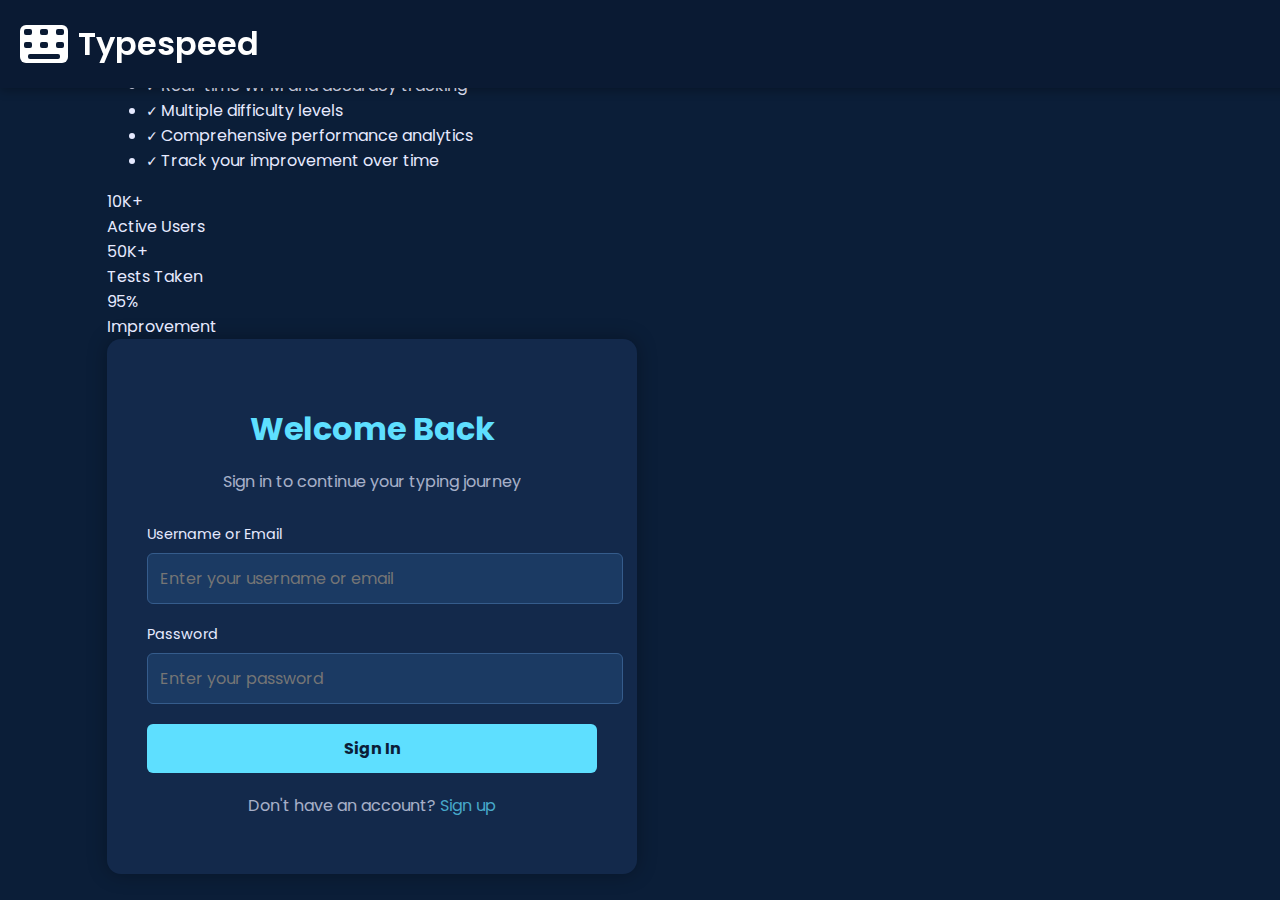
<file: src/main/resources/static/index.html>
<!DOCTYPE html>
<html lang="en">
<head>
    <meta charset="UTF-8" />
    <meta name="viewport" content="width=device-width, initial-scale=1.0"/>
    <title>Typing Speed Test - Typespeed</title>
    <link rel="stylesheet" href="style.css" />
    <style>
        .user-info {
            position: fixed;
            top: 15px;
            right: 20px;
            display: flex;
            align-items: center;
            gap: 15px;
            z-index: 1001;
        }
        .username-display {
            color: #5edfff;
            font-weight: 600;
        }
        .logout-btn {
            background: #ff5c5c;
            color: white;
            border: none;
            padding: 6px 12px;
            border-radius: 6px;
            cursor: pointer;
            font-family: 'Roboto Mono', monospace;
            transition: 0.3s;
        }
        .logout-btn:hover {
            background: #ff3d3d;
        }
        .stats-section {
            background: #1b3a63;
            padding: 20px;
            border-radius: 10px;
            margin-top: 20px;
        }
        .stats-header {
            font-size: 1.2rem;
            color: #5edfff;
            margin-bottom: 15px;
            text-align: center;
        }
        .best-scores {
            display: grid;
            grid-template-columns: repeat(auto-fit, minmax(200px, 1fr));
            gap: 15px;
            margin-top: 10px;
        }
        .score-card {
            background: #13294b;
            padding: 15px;
            border-radius: 8px;
            text-align: center;
        }
        .score-card h4 {
            color: #5edfff;
            margin-bottom: 10px;
            font-size: 0.9rem;
        }
        .score-card p {
            margin: 5px 0;
            font-size: 0.9rem;
        }
        .score-value {
            color: #5edfff;
            font-weight: 700;
            font-size: 1.5rem;
        }
    </style>
</head>
<body>
<header>
    <div class="keyboard-logo">
        <div class="key-row">
            <div class="key"></div><div class="key"></div><div class="key"></div>
        </div>
        <div class="key-row">
            <div class="key"></div><div class="key"></div><div class="key"></div>
        </div>
        <div class="spacebar"></div>
    </div>
    <h1>Typespeed</h1>
    <div class="user-info" id="user-info" style="display: none;">
        <span class="username-display" id="username-display"></span>
        <button class="logout-btn" onclick="logout()">Logout</button>
    </div>
</header>

<div class="container">
    <div class="settings">
        <div>
            <label for="difficulty">Difficulty:</label>
            <select id="difficulty">
                <option value="easy">Easy</option>
                <option value="medium" selected>Medium</option>
                <option value="hard">Hard</option>
            </select>
        </div>
        <div>
            <label for="time-select">Time:</label>
            <select id="time-select">
                <option value="30">30s</option>
                <option value="60" selected>60s</option>
                <option value="120">120s</option>
            </select>
        </div>
    </div>

    <div class="test-header">
        <div class="metric">
            <p>WPM</p>
            <span id="wpm">0</span>
        </div>
        <div class="metric">
            <p>Accuracy</p>
            <span id="accuracy">100%</span>
        </div>
        <div class="metric">
            <p>Time</p>
            <span id="time">60s</span>
        </div>
    </div>

    <div class="progress-bar">
        <div id="progress"></div>
    </div>

    <div class="typing-area" id="typing-text"></div>

    <input type="text" id="hidden-input" autofocus />

    <button id="reset-btn" title="Restart Test">⟳</button>

    <div class="stats-section" id="stats-section" style="display: none;">
        <div class="stats-header">Your Best Scores</div>
        <div class="best-scores" id="best-scores"></div>
    </div>
</div>

<script src="auth.js"></script>
<script src="script.js"></script>
<script>
    // Check authentication on page load
    window.addEventListener('DOMContentLoaded', () => {
        if (isAuthenticated()) {
            const user = getCurrentUser();
            document.getElementById('username-display').textContent = user.username;
            document.getElementById('user-info').style.display = 'flex';
            loadBestScores();
        } else {
            window.location.href = 'login.html';
        }
    });

    // Load and display best scores
    async function loadBestScores() {
        try {
            const scores = await getUserBestResults();
            const statsSection = document.getElementById('stats-section');
            const bestScoresDiv = document.getElementById('best-scores');

            if (scores && scores.length > 0) {
                statsSection.style.display = 'block';
                bestScoresDiv.innerHTML = scores.slice(0, 3).map(score => `
            <div class="score-card">
              <h4>${score.difficulty.toUpperCase()}</h4>
              <div class="score-value">${score.wpm} WPM</div>
              <p>Accuracy: ${score.accuracy.toFixed(0)}%</p>
              <p>${score.duration}s test</p>
            </div>
          `).join('');
            }
        } catch (error) {
            console.error('Failed to load best scores:', error);
        }
    }
</script>
</body>
</html>
</file>
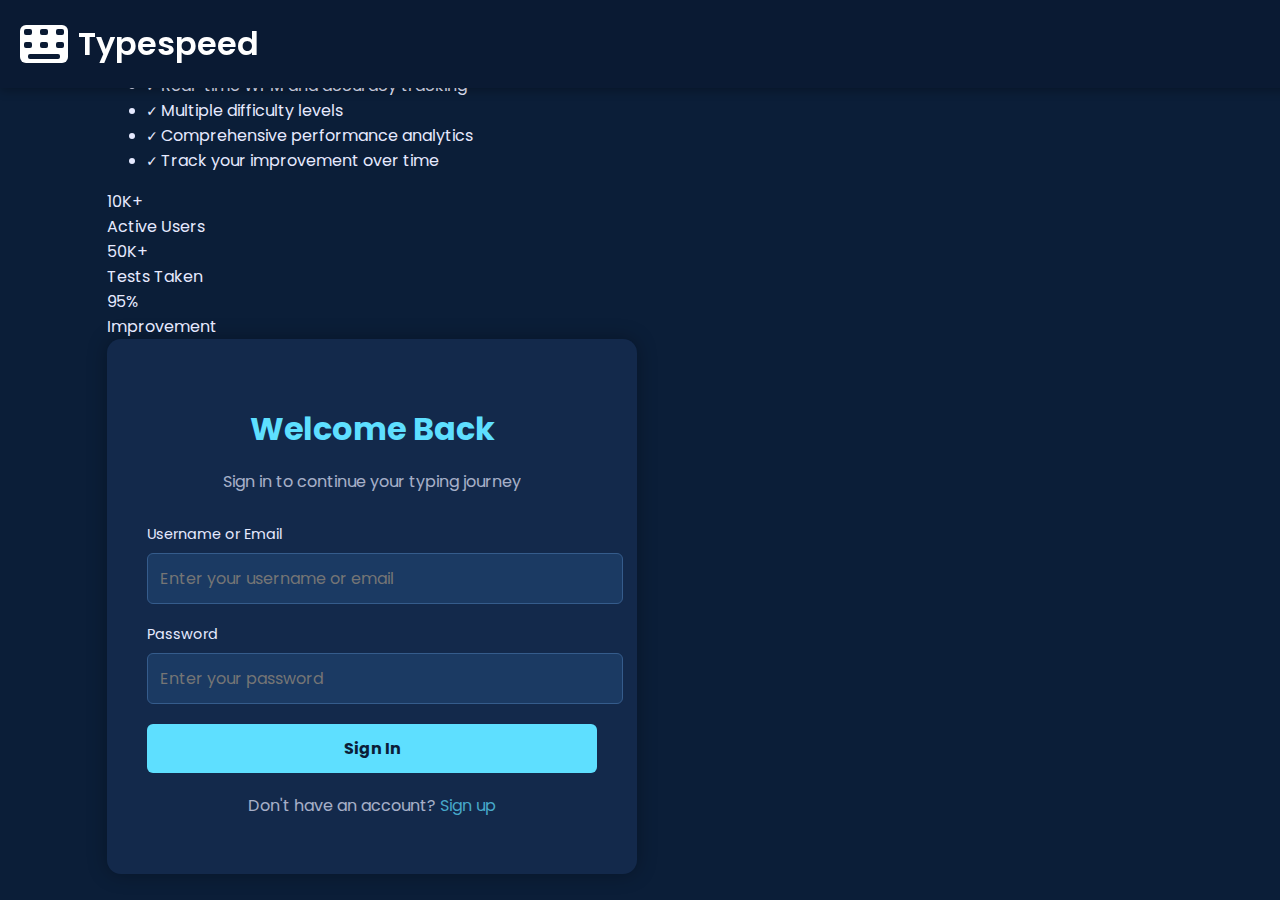
<file: src/main/resources/static/login.html>
<!DOCTYPE html>
<html lang="en">
<head>
    <meta charset="UTF-8" />
    <meta name="viewport" content="width=device-width, initial-scale=1.0"/>
    <title>Login - Typespeed</title>
    <link rel="stylesheet" href="login.css" />
</head>
<body>
<header>
    <div class="keyboard-logo">
        <div class="key-row">
            <div class="key"></div><div class="key"></div><div class="key"></div>
        </div>
        <div class="key-row">
            <div class="key"></div><div class="key"></div><div class="key"></div>
        </div>
        <div class="spacebar"></div>
    </div>
    <h1>Typespeed</h1>
</header>

<div class="auth-wrapper">
    <div class="info-section">
        <div class="info-content">
            <h2>Master Your<br/>Typing Speed</h2>
            <p>Join thousands of users improving their typing skills every day. Track your progress, compete with others, and become a typing master.</p>

            <ul class="feature-list">
                <li class="feature-item">
                    <span class="feature-icon">✓</span>
                    <span>Real-time WPM and accuracy tracking</span>
                </li>
                <li class="feature-item">
                    <span class="feature-icon">✓</span>
                    <span>Multiple difficulty levels</span>
                </li>
                <li class="feature-item">
                    <span class="feature-icon">✓</span>
                    <span>Comprehensive performance analytics</span>
                </li>
                <li class="feature-item">
                    <span class="feature-icon">✓</span>
                    <span>Track your improvement over time</span>
                </li>
            </ul>

            <div class="stats-grid">
                <div class="stat-box">
                    <div class="stat-number">10K+</div>
                    <div class="stat-label">Active Users</div>
                </div>
                <div class="stat-box">
                    <div class="stat-number">50K+</div>
                    <div class="stat-label">Tests Taken</div>
                </div>
                <div class="stat-box">
                    <div class="stat-number">95%</div>
                    <div class="stat-label">Improvement</div>
                </div>
            </div>
        </div>
    </div>

    <div class="form-section">
        <div class="auth-container">
            <div class="auth-header">
                <h2>Welcome Back</h2>
                <p>Sign in to continue your typing journey</p>
            </div>

            <div id="error-message" class="error-message"></div>
            <div id="success-message" class="success-message"></div>

            <form id="login-form">
                <div class="form-group">
                    <label for="usernameOrEmail">Username or Email</label>
                    <input type="text" id="usernameOrEmail" name="usernameOrEmail" placeholder="Enter your username or email" required />
                </div>
                <div class="form-group">
                    <label for="password">Password</label>
                    <input type="password" id="password" name="password" placeholder="Enter your password" required />
                </div>
                <button type="submit" class="btn-primary" id="login-btn">Sign In</button>
            </form>

            <div class="auth-footer">
                <p>Don't have an account? <a href="signup.html">Sign up</a></p>
            </div>
        </div>
    </div>
</div>

<script src="auth.js"></script>
<script>
    const loginForm = document.getElementById('login-form');
    const loginBtn = document.getElementById('login-btn');
    const errorMessage = document.getElementById('error-message');
    const successMessage = document.getElementById('success-message');

    loginForm.addEventListener('submit', async (e) => {
        e.preventDefault();

        const usernameOrEmail = document.getElementById('usernameOrEmail').value;
        const password = document.getElementById('password').value;

        errorMessage.style.display = 'none';
        successMessage.style.display = 'none';
        loginBtn.disabled = true;
        loginBtn.textContent = 'Signing in...';

        try {
            const response = await fetch('http://localhost:8080/api/auth/signin', {
                method: 'POST',
                headers: {
                    'Content-Type': 'application/json'
                },
                body: JSON.stringify({
                    usernameOrEmail: usernameOrEmail,
                    password: password
                })
            });

            const data = await response.json();

            if (response.ok) {
                localStorage.setItem('token', data.token);
                localStorage.setItem('userId', data.userId);
                localStorage.setItem('username', data.username);

                successMessage.textContent = 'Login successful! Redirecting...';
                successMessage.style.display = 'block';

                setTimeout(() => {
                    window.location.href = 'index.html';
                }, 1000);
            } else {
                errorMessage.textContent = data.message || 'Login failed. Please try again.';
                errorMessage.style.display = 'block';
                loginBtn.disabled = false;
                loginBtn.textContent = 'Sign In';
            }
        } catch (error) {
            errorMessage.textContent = 'Connection error. Please check if the server is running.';
            errorMessage.style.display = 'block';
            loginBtn.disabled = false;
            loginBtn.textContent = 'Sign In';
        }
    });
</script>
</body>
</html>
</file>
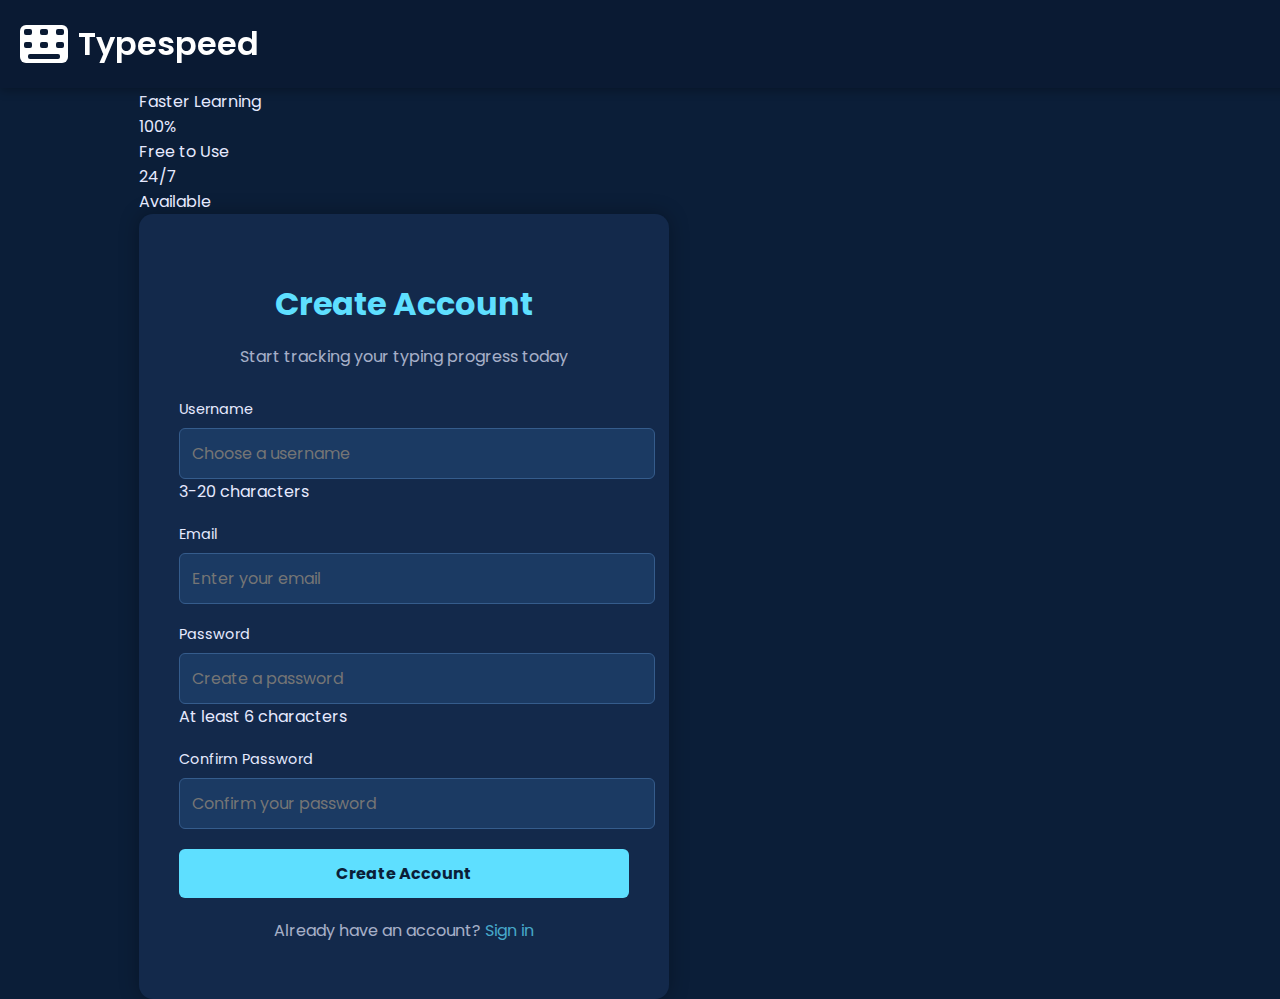
<file: src/main/resources/static/signup.html>
<!DOCTYPE html>
<html lang="en">
<head>
    <meta charset="UTF-8" />
    <meta name="viewport" content="width=device-width, initial-scale=1.0"/>
    <title>Sign Up - Typespeed</title>
    <link rel="stylesheet" href="login.css" />
</head>
<body>
<header>
    <div class="keyboard-logo">
        <div class="key-row">
            <div class="key"></div><div class="key"></div><div class="key"></div>
        </div>
        <div class="key-row">
            <div class="key"></div><div class="key"></div><div class="key"></div>
        </div>
        <div class="spacebar"></div>
    </div>
    <h1>Typespeed</h1>
</header>

<div class="auth-wrapper">
    <div class="info-section">
        <div class="info-content">
            <h2>Start Your<br/>Typing Journey</h2>
            <p>Create your free account today and unlock powerful tools to improve your typing speed and accuracy. No credit card required.</p>

            <ul class="feature-list">
                <li class="feature-item">
                    <span class="feature-icon">✓</span>
                    <span>Personalized typing tests and challenges</span>
                </li>
                <li class="feature-item">
                    <span class="feature-icon">✓</span>
                    <span>Detailed progress analytics and insights</span>
                </li>
                <li class="feature-item">
                    <span class="feature-icon">✓</span>
                    <span>Compare your stats with other users</span>
                </li>
                <li class="feature-item">
                    <span class="feature-icon">✓</span>
                    <span>Free forever, no hidden fees</span>
                </li>
            </ul>

            <div class="stats-grid">
                <div class="stat-box">
                    <div class="stat-number">3x</div>
                    <div class="stat-label">Faster Learning</div>
                </div>
                <div class="stat-box">
                    <div class="stat-number">100%</div>
                    <div class="stat-label">Free to Use</div>
                </div>
                <div class="stat-box">
                    <div class="stat-number">24/7</div>
                    <div class="stat-label">Available</div>
                </div>
            </div>
        </div>
    </div>

    <div class="form-section">
        <div class="auth-container">
            <div class="auth-header">
                <h2>Create Account</h2>
                <p>Start tracking your typing progress today</p>
            </div>

            <div id="error-message" class="error-message"></div>
            <div id="success-message" class="success-message"></div>

            <form id="signup-form">
                <div class="form-group">
                    <label for="username">Username</label>
                    <input type="text" id="username" name="username" placeholder="Choose a username" required minlength="3" maxlength="20" />
                    <div class="password-hint">3-20 characters</div>
                </div>
                <div class="form-group">
                    <label for="email">Email</label>
                    <input type="email" id="email" name="email" placeholder="Enter your email" required />
                </div>
                <div class="form-group">
                    <label for="password">Password</label>
                    <input type="password" id="password" name="password" placeholder="Create a password" required minlength="6" />
                    <div class="password-hint">At least 6 characters</div>
                </div>
                <div class="form-group">
                    <label for="confirmPassword">Confirm Password</label>
                    <input type="password" id="confirmPassword" name="confirmPassword" placeholder="Confirm your password" required />
                </div>
                <button type="submit" class="btn-primary" id="signup-btn">Create Account</button>
            </form>

            <div class="auth-footer">
                <p>Already have an account? <a href="login.html">Sign in</a></p>
            </div>
        </div>
    </div>
</div>

<script src="auth.js"></script>
<script>
    const signupForm = document.getElementById('signup-form');
    const signupBtn = document.getElementById('signup-btn');
    const errorMessage = document.getElementById('error-message');
    const successMessage = document.getElementById('success-message');

    signupForm.addEventListener('submit', async (e) => {
        e.preventDefault();

        const username = document.getElementById('username').value;
        const email = document.getElementById('email').value;
        const password = document.getElementById('password').value;
        const confirmPassword = document.getElementById('confirmPassword').value;

        errorMessage.style.display = 'none';
        successMessage.style.display = 'none';

        if (password !== confirmPassword) {
            errorMessage.textContent = 'Passwords do not match';
            errorMessage.style.display = 'block';
            return;
        }

        signupBtn.disabled = true;
        signupBtn.textContent = 'Creating account...';

        try {
            const response = await fetch('http://localhost:8080/api/auth/signup', {
                method: 'POST',
                headers: {
                    'Content-Type': 'application/json'
                },
                body: JSON.stringify({
                    username: username,
                    email: email,
                    password: password
                })
            });

            const data = await response.json();

            if (response.ok) {
                localStorage.setItem('token', data.token);
                localStorage.setItem('userId', data.userId);
                localStorage.setItem('username', data.username);

                successMessage.textContent = 'Account created successfully! Redirecting...';
                successMessage.style.display = 'block';

                setTimeout(() => {
                    window.location.href = 'index.html';
                }, 1000);
            } else {
                errorMessage.textContent = data.message || 'Signup failed. Please try again.';
                errorMessage.style.display = 'block';
                signupBtn.disabled = false;
                signupBtn.textContent = 'Create Account';
            }
        } catch (error) {
            errorMessage.textContent = 'Connection error. Please check if the server is running.';
            errorMessage.style.display = 'block';
            signupBtn.disabled = false;
            signupBtn.textContent = 'Create Account';
        }
    });
</script>
</body>
</html>
</file>
<file: src/main/resources/static/style.css>
@import url('https://fonts.googleapis.com/css2?family=Poppins:wght@400;600;700&display=swap');

* {
    box-sizing: border-box;
    margin: 0;
    padding: 0;
}

body {
    background: #0b1e38;
    color: #e6eaff;
    font-family: 'Poppins', monospace;
    display: flex;
    justify-content: center;
    align-items: center;
    height: 150vh;
    padding: 20px;
    padding-top: 200px;

}
/* Fixed header at the top */
header {
    position: fixed;
    top: 0;
    left: 0;
    width: 100%;
    background-color: #0a1a33; /* navy blue */
    padding: 10px 20px;
    display: flex;
    justify-content: flex-start;  /* push logo to the left */
    align-items: center;
    box-shadow: 0 2px 10px rgba(0,0,0,0.3);
    z-index: 1000;
}

/* Logo and text container */
.logo-container {
    display: flex;
    align-items: center;
    gap: 10px;
    cursor: pointer;
}

/* Keyboard icon */
.keyboard-logo {
    width: 40px;
    height: 30px;
    background-color: white;
    border-radius: 6px;
    padding: 4px;
    display: flex;
    flex-direction: column;
    justify-content: space-between;
}

.key-row {
    display: flex;
    justify-content: space-between;
}

.key {
    width: 8px;
    height: 6px;
    background-color: #0a1a33;
    border-radius: 2px;
}

.spacebar {
    width: 80%;
    height: 5px;
    background-color: #0a1a33;
    border-radius: 2px;
    align-self: center;
}

h1 {
    font-size: 2rem;
    font-weight: 600;
    color: white;
    margin: 10px;
}

/* Add top padding to page content so it’s not hidden behind header */
main {
    padding-top: 80px;
}

.container {
    background: #13294b;
    padding: 30px;
    border-radius: 14px;
    max-width: 850px;
    width: 100%;
    position: relative;
    box-shadow: 0 0 20px rgba(0,0,0,0.3);
}

.settings {
    display: flex;
    justify-content: flex-start;
    gap: 20px;
    margin-bottom: 20px;
}

.settings label {
    font-size: 0.9rem;
    opacity: 0.8;
    margin-right: 5px;
}

.settings select {
    background: #1b3a63;
    color: #fff;
    border: 1px solid #355c8c;
    padding: 4px 10px;
    border-radius: 6px;
    cursor: pointer;
}

.test-header {
    display: flex;
    justify-content: space-around;
    margin-bottom: 20px;
}

.metric p {
    font-size: 0.9rem;
    opacity: 0.7;
}

.metric span {
    display: block;
    font-size: 1.8rem;
    margin-top: 5px;
    color: #5edfff;
}

#time {
    color: #ffb6b9;
}

.progress-bar {
    background: #1b3a63;
    height: 6px;
    border-radius: 5px;
    overflow: hidden;
    margin-bottom: 20px;
}

#progress {
    background: #5edfff;
    height: 100%;
    width: 100%;
    transition: width 1s linear;
}

.typing-area {
    background: #1b3a63;
    padding: 20px;
    border-radius: 10px;
    font-size: 1.2rem;
    line-height: 1.8rem;
    min-height: 100px;
    word-wrap: break-word;
    cursor: text;
}

.char {
    opacity: 0.7;
}

.correct {
    color: #5edfff;
    opacity: 1;
}

.incorrect {
    color: #ff5c5c;
    opacity: 1;
    text-decoration: underline;
}

#hidden-input {
    position: absolute;
    opacity: 0;
    pointer-events: none;
}

#reset-btn {
    position: absolute;
    top: 25px;
    right: 25px;
    background: none;
    border: 1px solid #355c8c;
    color: #fff;
    padding: 6px 10px;
    border-radius: 8px;
    cursor: pointer;
    font-size: 18px;
    transition: 0.3s;
}

#reset-btn:hover {
    background: #0f2342;
}

.caret {
    display: inline-block;
    width: 2px;
    height: 1.2em;
    background-color: #00aaff;
    vertical-align: bottom;
    animation: blink 1s step-end infinite;
    margin-right: -1px;
}

@keyframes blink {
    from, to { opacity: 1; }
    50% { opacity: 0; }
}
</file>
<file: src/main/resources/static/login.css>
@import url('https://fonts.googleapis.com/css2?family=Poppins:wght@400;600;700&display=swap');

body {
    background: #0b1e38;
    color: #e6eaff;
    font-family: 'Poppins', monospace;
    display: flex;
    justify-content: center;
    align-items: center;
    height: 80vh;
    padding: 30px;

}
header {
    position: fixed;
    top: 0;
    left: 0;
    width: 100%;
    background-color: #0a1a33; /* navy blue */
    padding: 10px 20px;
    display: flex;
    justify-content: flex-start;  /* push logo to the left */
    align-items: center;
    box-shadow: 0 2px 10px rgba(0,0,0,0.3);
    z-index: 1000;
}

/* Logo and text container */
.logo-container {
    display: flex;
    align-items: center;
    gap: 10px;
    cursor: pointer;
}

/* Keyboard icon */
.keyboard-logo {
    width: 40px;
    height: 30px;
    background-color: white;
    border-radius: 6px;
    padding: 4px;
    display: flex;
    flex-direction: column;
    justify-content: space-between;
}

.key-row {
    display: flex;
    justify-content: space-between;
}

.key {
    width: 8px;
    height: 6px;
    background-color: #0a1a33;
    border-radius: 2px;
}

.spacebar {
    width: 80%;
    height: 5px;
    background-color: #0a1a33;
    border-radius: 2px;
    align-self: center;
}

h1 {
    font-size: 2rem;
    font-weight: 600;
    color: white;
    margin: 10px;
}
.auth-container {
    background: #13294b;
    padding: 40px;
    border-radius: 14px;
    max-width: 450px;
    width: 100%;
    box-shadow: 0 0 20px rgba(0,0,0,0.3);
}
.auth-header {
    text-align: center;
    margin-bottom: 30px;
}
.auth-header h2 {
    color: #5edfff;
    font-size: 2rem;
    margin-bottom: 10px;
}
.auth-header p {
    color: #e6eaff;
    opacity: 0.7;
}
.form-group {
    margin-bottom: 20px;
}
.form-group label {
    display: block;
    margin-bottom: 8px;
    color: #e6eaff;
    font-size: 0.9rem;
}
.form-group input {
    width: 100%;
    padding: 12px;
    background: #1b3a63;
    border: 1px solid #355c8c;
    border-radius: 6px;
    color: #fff;
    font-family: 'Poppins', monospace;
    font-size: 1rem;
}
.form-group input:focus {
    outline: none;
    border-color: #5edfff;
}
.btn-primary {
    width: 100%;
    padding: 12px;
    background: #5edfff;
    border: none;
    border-radius: 6px;
    color: #0b1e38;
    font-family: 'Poppins', monospace;
    font-size: 1rem;
    font-weight: 700;
    cursor: pointer;
    transition: 0.3s;
}
.btn-primary:hover {
    background: #4ac9e8;
}
.btn-primary:disabled {
    background: #355c8c;
    cursor: not-allowed;
}
.auth-footer {
    text-align: center;
    margin-top: 20px;
    color: #e6eaff;
    opacity: 0.7;
}
.auth-footer a {
    color: #5edfff;
    text-decoration: none;
}
.auth-footer a:hover {
    text-decoration: underline;
}
.error-message {
    background: #ff5c5c;
    color: white;
    padding: 10px;
    border-radius: 6px;
    margin-bottom: 20px;
    display: none;
}
.success-message {
    background: #5edfff;
    color: #0b1e38;
    padding: 10px;
    border-radius: 6px;
    margin-bottom: 20px;
    display: none;
}
</file>
